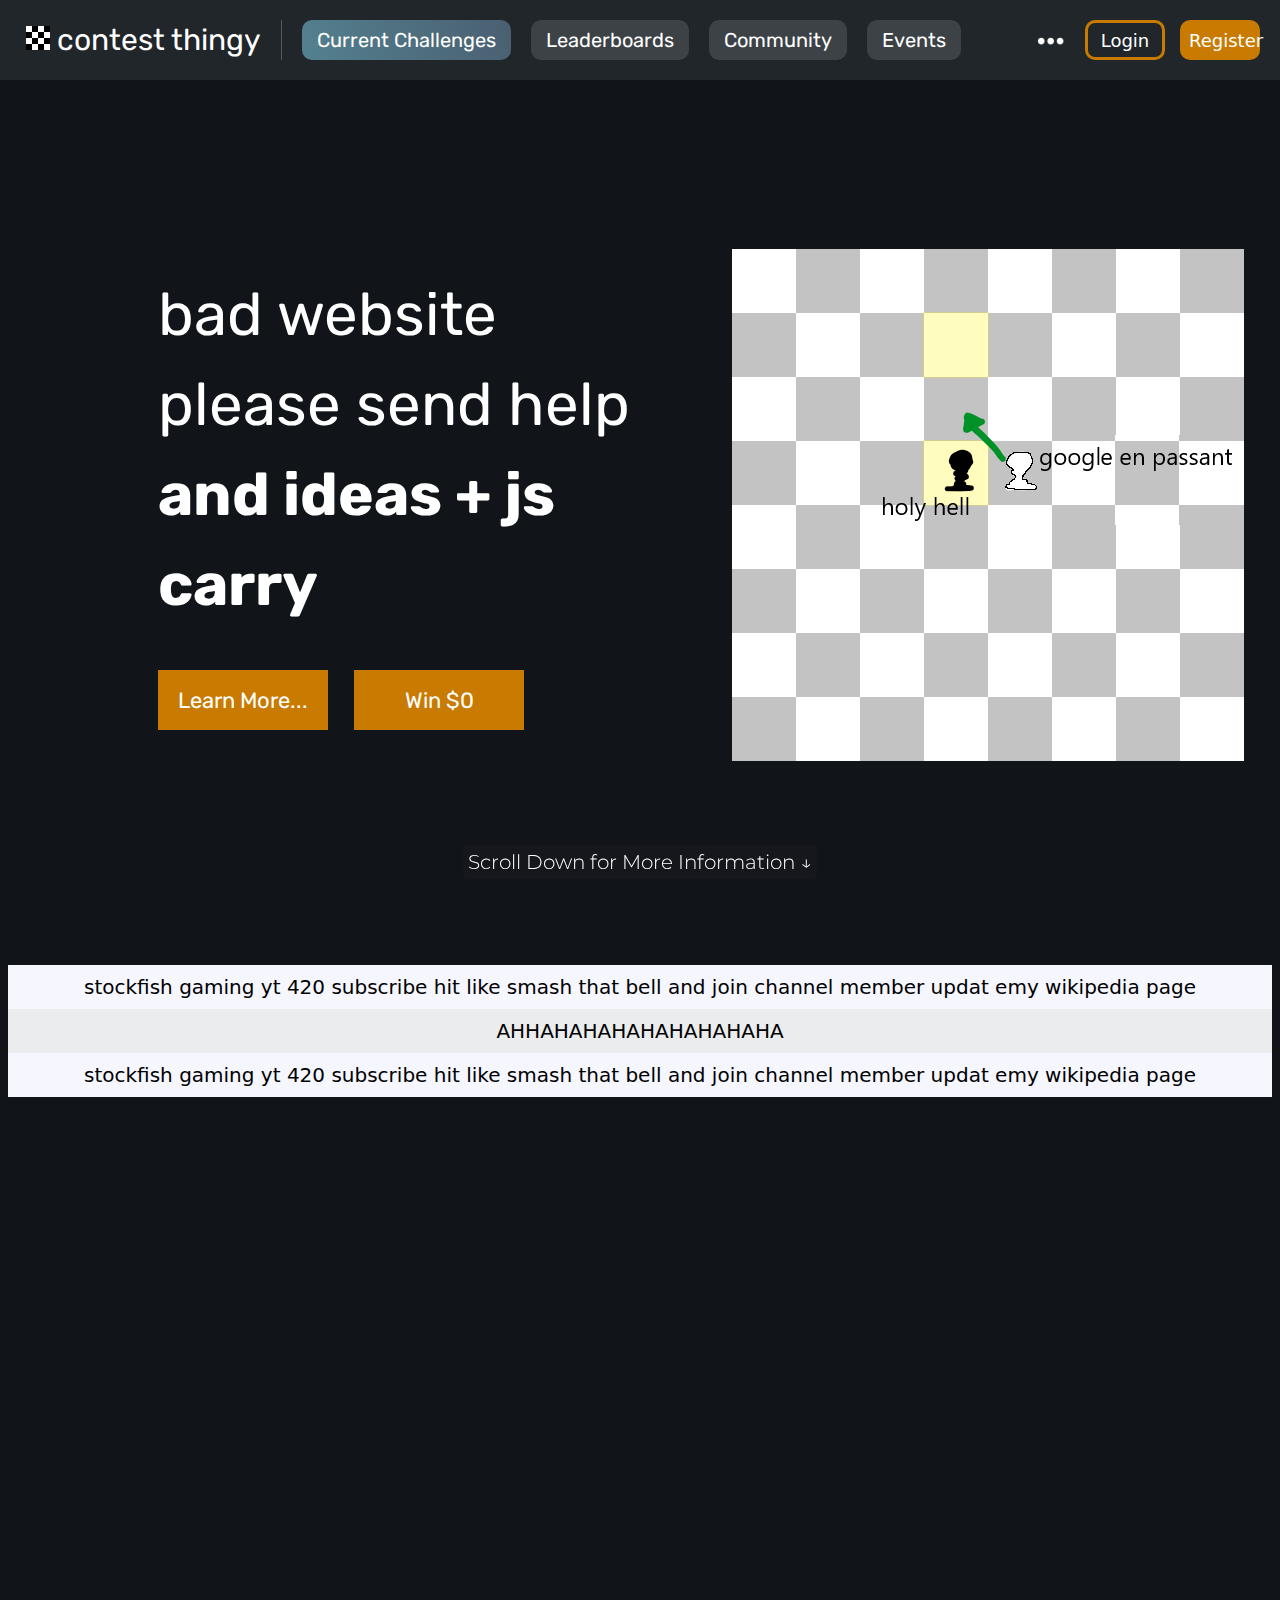
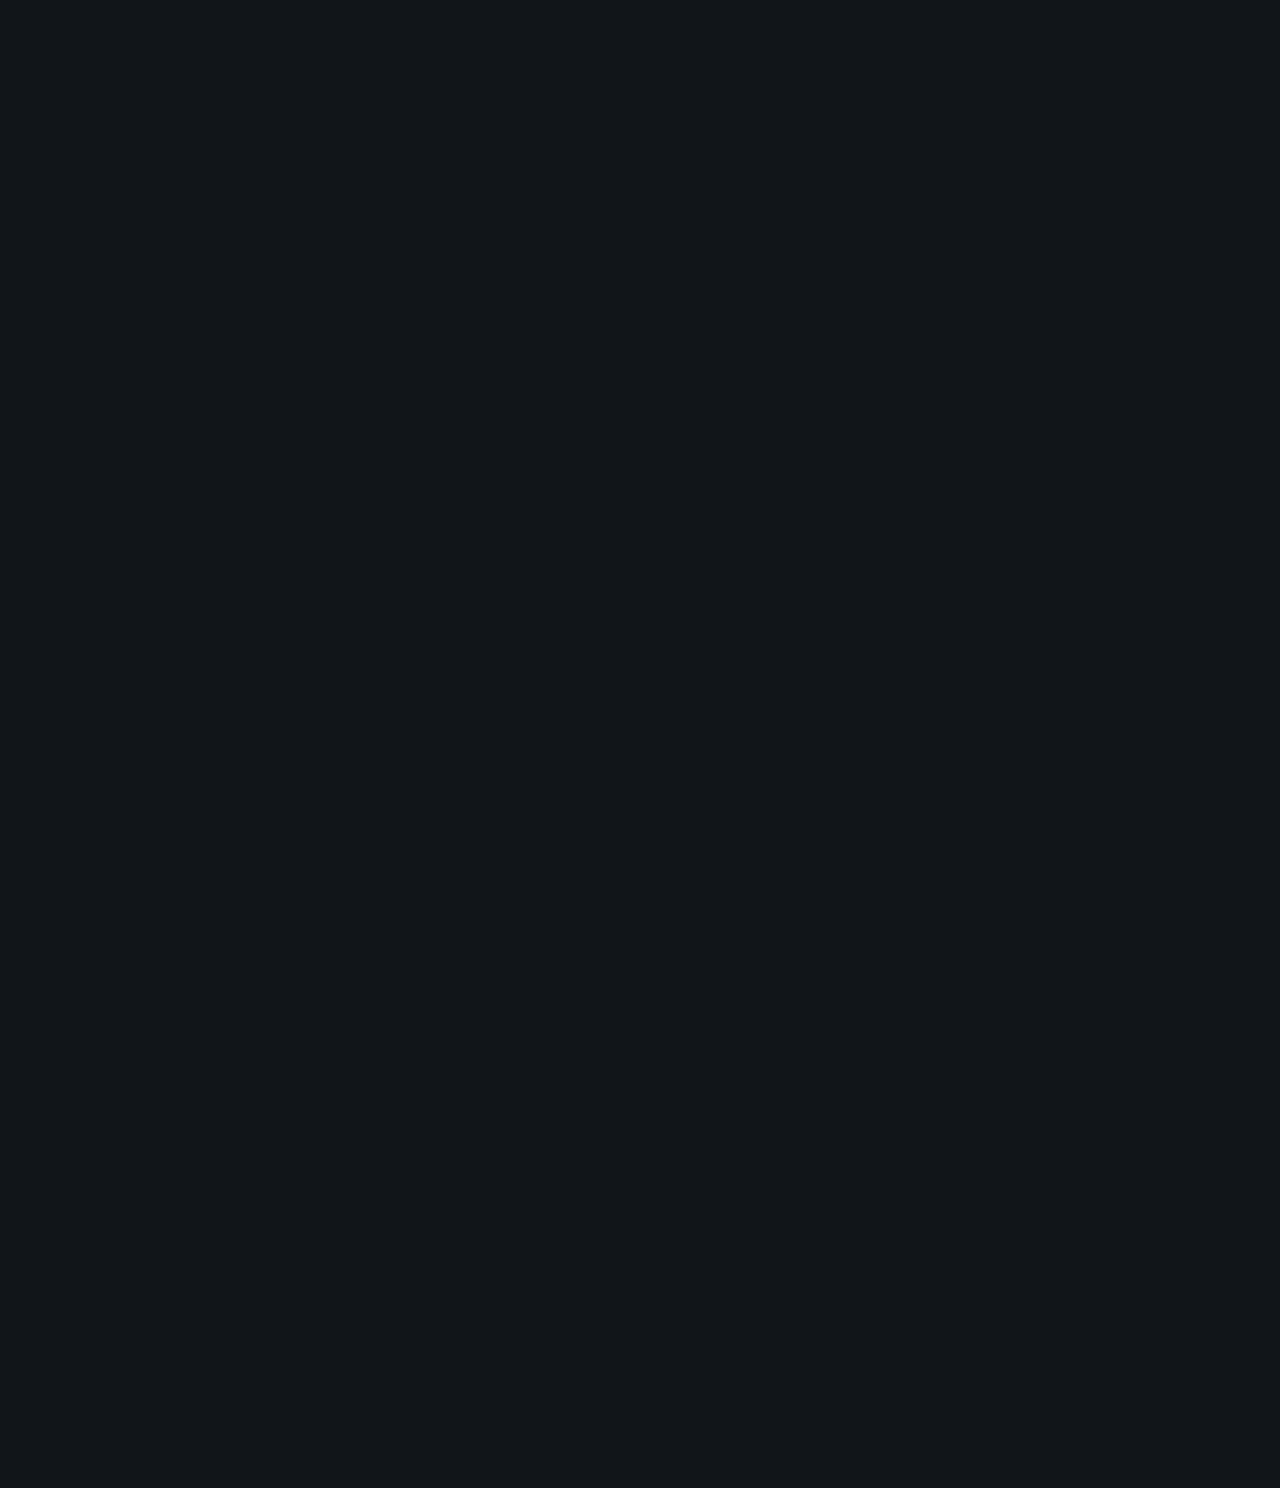
<file: src/web/main/index.html>
<!DOCTYPE html>
<html>
    <head>
        <link rel="icon" href="/resources/website-logo.png">
        <title>Game Engine Contest</title>
        <link rel="stylesheet" href="/src/web/styles/style1.css">
        <link rel="preconnect" href="https://fonts.googleapis.com">
        <link rel="preconnect" href="https://fonts.gstatic.com" crossorigin>
        <link href="https://fonts.googleapis.com/css2?family=Rubik:ital,wght@0,300;0,400;0,600;1,300;1,400&display=swap" rel="stylesheet">
        <link rel="preconnect" href="https://fonts.googleapis.com">
        <link rel="preconnect" href="https://fonts.gstatic.com" crossorigin>
        <link href="https://fonts.googleapis.com/css2?family=Montserrat:ital,wght@0,100;0,200;0,300;0,400;0,500;0,600;0,700;0,800;0,900;1,100;1,200;1,300;1,400;1,500;1,600;1,700;1,800;1,900&family=Roboto:wght@400;500;700&family=Rubik:ital,wght@0,300;0,400;0,600;1,300;1,400&display=swap" rel="stylesheet">
        <link rel="stylesheet" href="/src/web/styles/headerstyle1.css">
    </head>
        
    <body>
        <div class="header-bar">
            <div class="left-header">
                <button onclick="location.href = '/src/web/main/index.html'" class="logo-button">
                    <img src="/resources/website-logo.png" height="24px">
                    contest thingy
                </button>
                <button class="header-current-challenges-button">Current Challenges</button>
                <button onclick="location.href = '/src/web/leaderboards/leaderboard-bots.html'" class="header-button">Leaderboards</button>
                <button class="header-button">Community</button>
                <button class="header-button">Events</button>
            </div>
            <div class="right-header">
                <button class="icon-button">
                    <img src="/resources/icons/more_icon.png" height="8px">
                </button>
                <button class="button-outlined">Login</button>
                <button class="button-filled">Register</button>
            </div>
        </div>
        <div class="frontpage-container">
            <div class="frontpage-heading-container">
                <div>
                    <span class="frontpage-span-block">bad website</span>
                    <span class="frontpage-span-block">please send help</span>
                    <span class="frontpage-span-block" style="font-weight:700;">and ideas + js carry</span>
                </div>
                <div>
                    <button class="button-frontpage" onclick="document.getElementById('learnmore').scrollIntoView();">
                        Learn More...
                    </button>
                    <button class="button-frontpage">Win $0</button>
                </div>
            </div>
            <div class="frontpage-image-container">
                <img class="frontpage-image" src="/resources/images/frontpage-1.png">
            </div>
        </div>
        <div class="scroll-prompt-container">
            <span style="background-color: rgba(26, 26, 35, 0.444); border-radius: 4px; padding: 5px 5px 5px 5px;">Scroll Down for More Information &#8595</span>
        </div>
        <div id="learnmore" style="margin-bottom:85px;"></div>
        <div class="description-container-style1">
            stockfish gaming yt 420 subscribe hit like smash that bell and join channel member updat emy wikipedia page
        </div>
        <div class="description-container-style2">
            AHHAHAHAHAHAHAHAHAHA
        </div>
        <div class="description-container-style1">
            stockfish gaming yt 420 subscribe hit like smash that bell and join channel member updat emy wikipedia page
        </div>
        <script src="index.js"></script>
    </body>
</html>
</file>
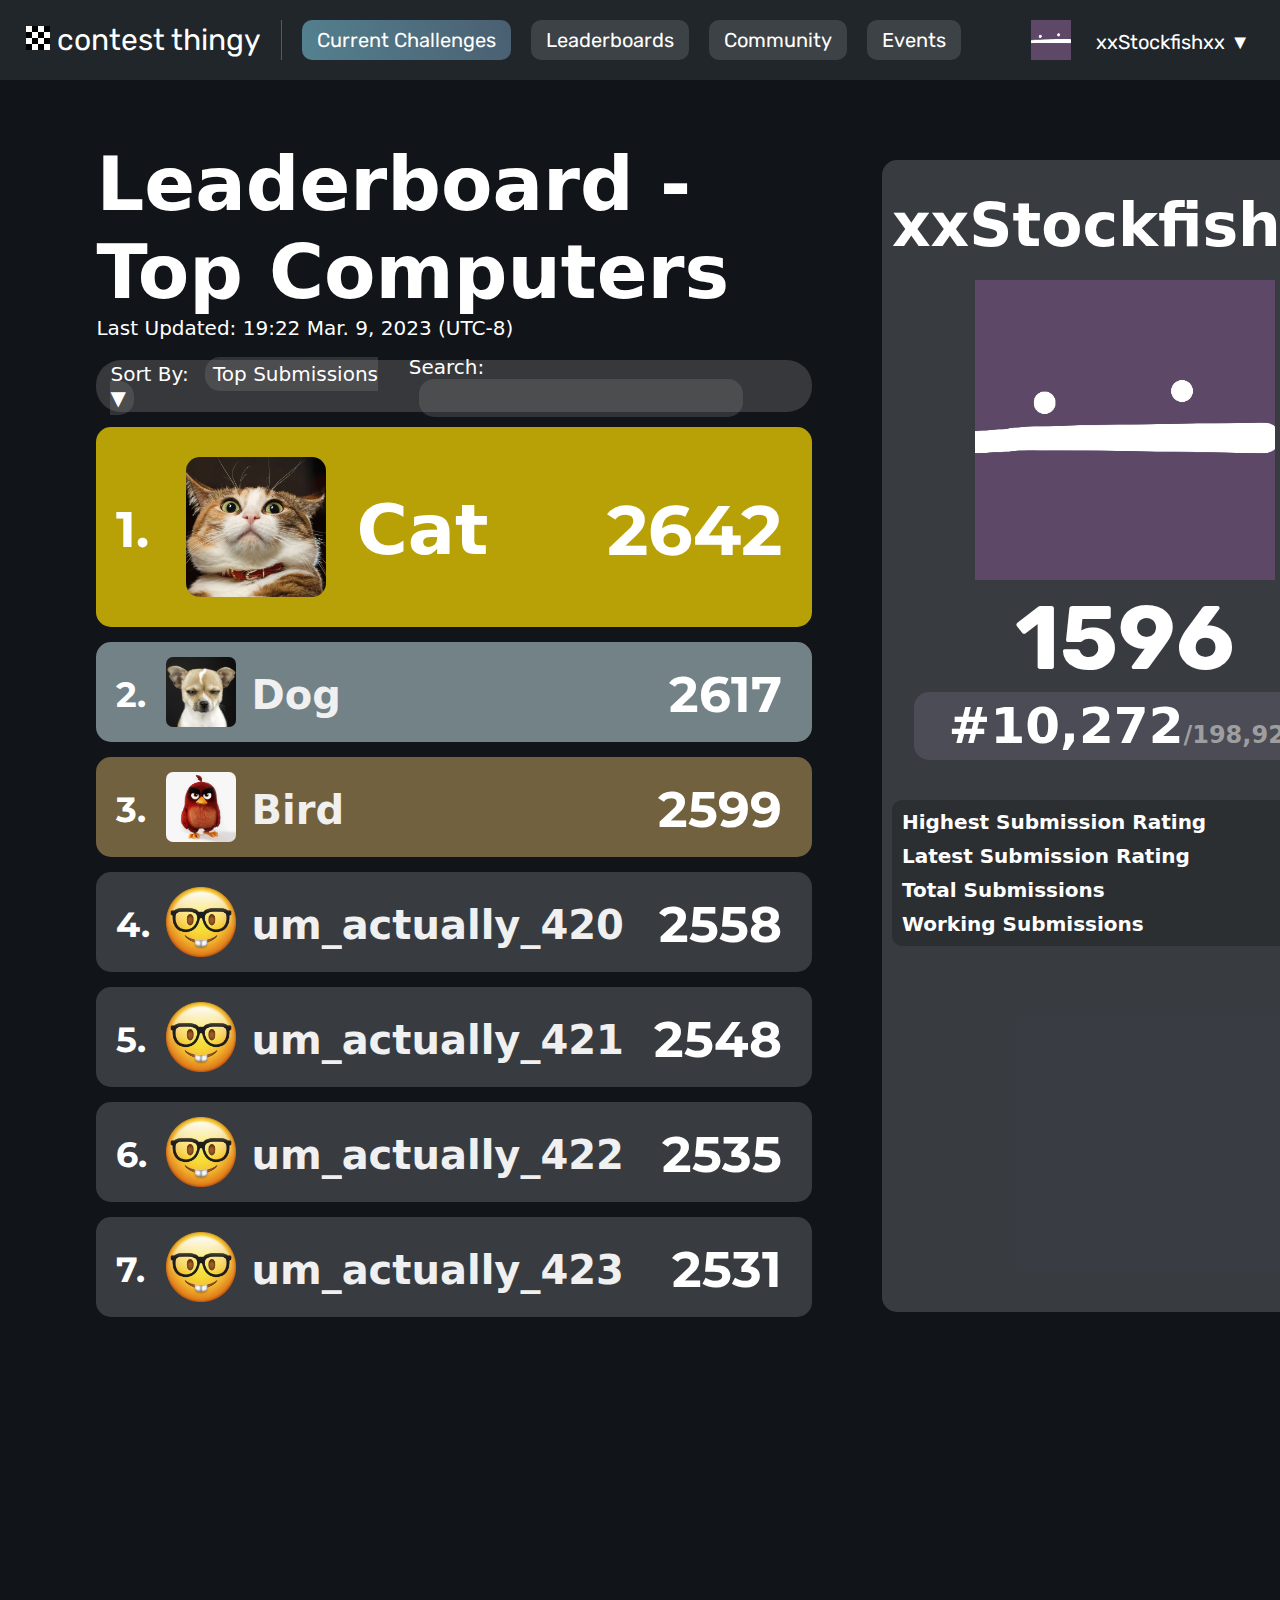
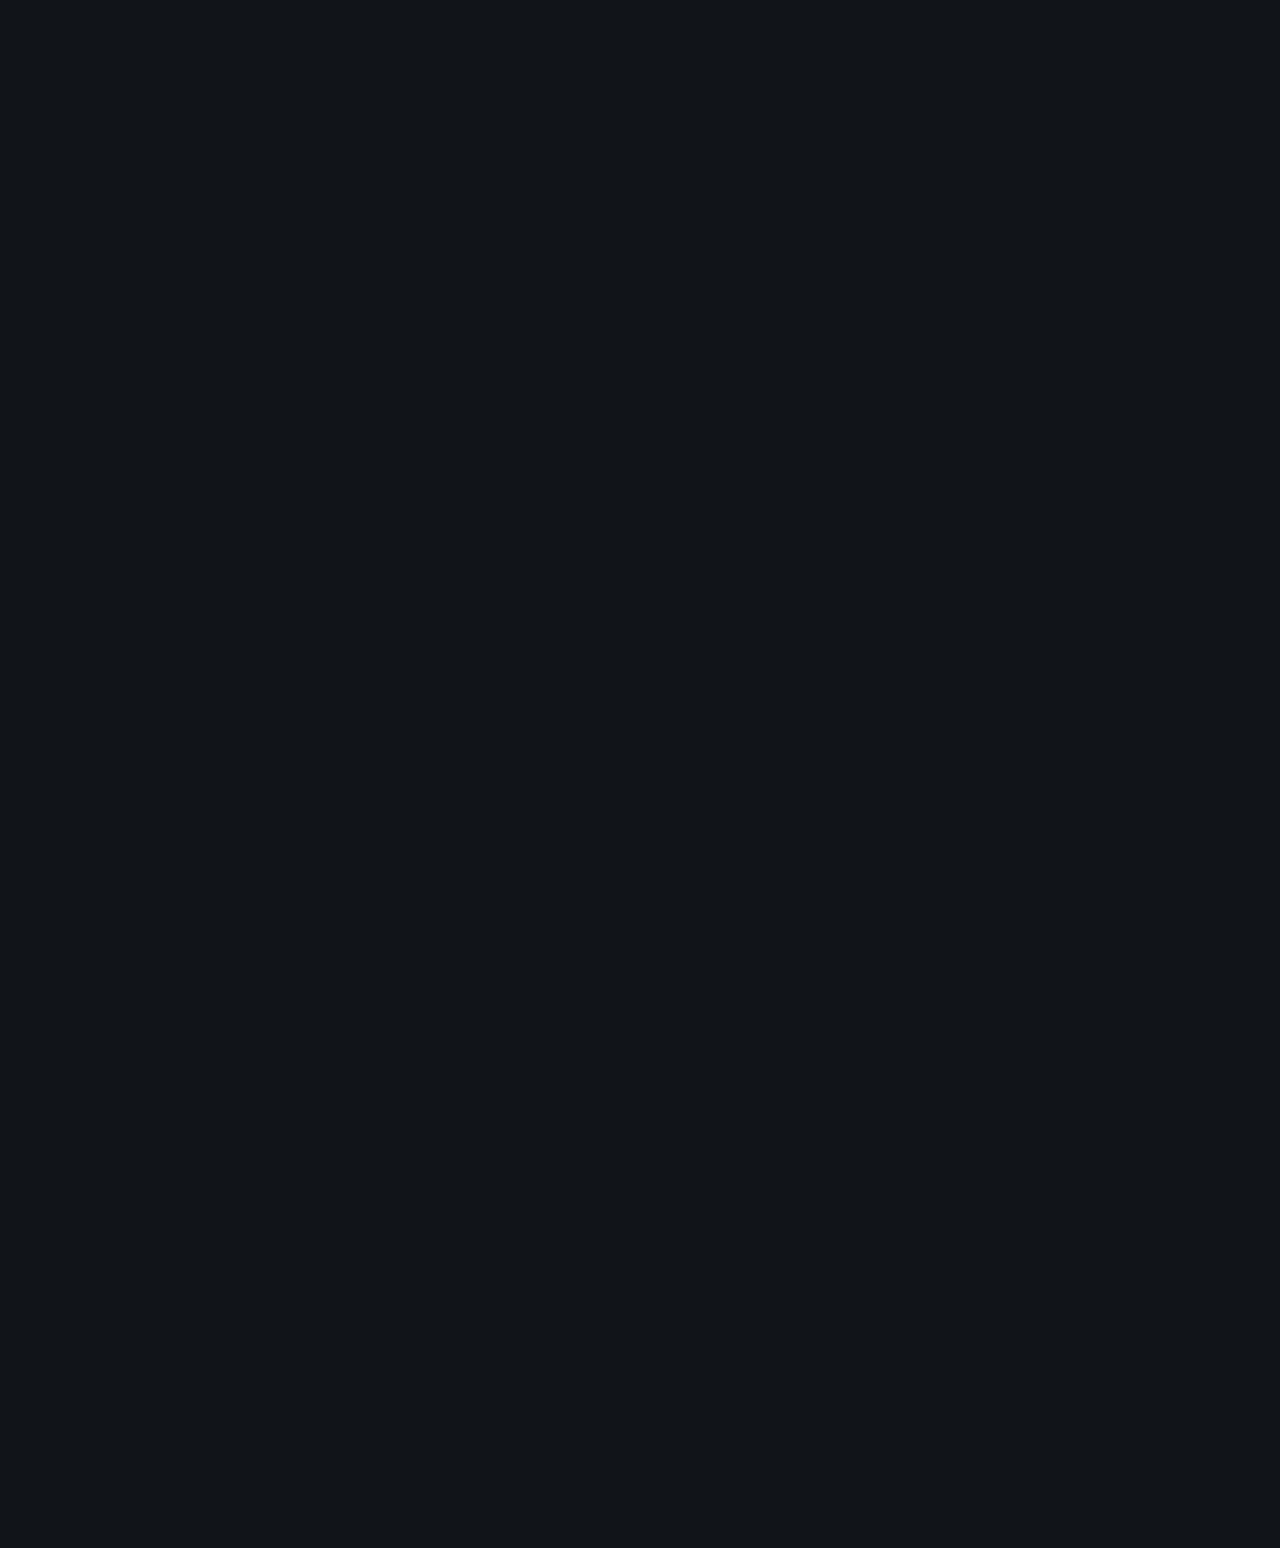
<file: src/web/leaderboards/leaderboard-bots.html>
<!DOCTYPE html>
<html>
    <head>
        <link rel="icon" href="/resources/website-logo.png">
        <title>Computer Leaderboards</title>
        <link rel="stylesheet" href="/src/web/styles/style1.css">
        <link rel="stylesheet" href="/src/web/styles/headerstyle1.css">
        <link rel="stylesheet" href="/src/web/styles/leaderboards.css">
        <link rel="preconnect" href="https://fonts.googleapis.com">
        <link rel="preconnect" href="https://fonts.gstatic.com" crossorigin>
        <link href="https://fonts.googleapis.com/css2?family=Rubik:ital,wght@0,300;0,400;0,600;1,300;1,400&display=swap" rel="stylesheet">
        <link rel="preconnect" href="https://fonts.googleapis.com">
        <link rel="preconnect" href="https://fonts.gstatic.com" crossorigin>
        <link href="https://fonts.googleapis.com/css2?family=Montserrat:ital,wght@0,100;0,200;0,300;0,400;0,500;0,600;0,700;0,800;0,900;1,100;1,200;1,300;1,400;1,500;1,600;1,700;1,800;1,900&family=Roboto:wght@400;500;700&family=Rubik:ital,wght@0,300;0,400;0,600;1,300;1,400&display=swap" rel="stylesheet">
    </head>
        
    <body>
        <div class="header-bar">
            <div class="left-header">
                <button class="logo-button">
                    <img src="/resources/website-logo.png" height="24px">
                    contest thingy
                </button>
                <button class="header-current-challenges-button">Current Challenges</button>
                <button class="header-button">Leaderboards</button>
                <button class="header-button">Community</button>
                <button class="header-button">Events</button>
            </div>
            <div class="right-header">
                <div style="margin:0; background-color:yellow">
                    <img src="/resources/icons/leaderboard-self.png" height="40px">
                </div>
                <div class="signed-in">
                    xxStockfishxx &#9660
                </div>
            </div>
        </div>
        <div class="main-container">
            <div class="leaderboard-container">
                <div class=leaderboard-header">
                    <span class="leaderboard-title">Leaderboard - Top Computers</span>
                    <span>Last Updated: 19:22 Mar. 9, 2023 (UTC-8)</span>
                </div>
                <div class="filters-container">
                    <div>
                        Sort By:
                        <div class="filter-selector">
                            Top Submissions &#9660
                        </div>
                    </div>
                    <div>
                        Search:
                        <input placeholder="" class="leaderboard-search-bar">
                    </div>
                </div>
                <div class="rankings-container">
                    <div class="first-place">
                        <div class="place-number-first">
                            1.
                        </div>
                        <div class="icon">
                            <img class="leaderboard-pfp-first" src="/resources/icons/leaderboard-cat.png">
                        </div>
                        <div class="ranking-text-container">
                            <div class="player-name-first">
                                Cat
                            </div>
                            <div class="player-options-info">
                            </div>
                            <div class="elo-display-first">2642</div>
                        </div>
                    </div>
                    <div style="background-color:rgba(157, 177, 182, 0.7)" class="ranking">
                        <div class="place-number">
                            2.
                        </div>
                        <div class="icon">
                            <img class="leaderboard-pfp-small" src="/resources/icons/leaderboard-dog.png">
                        </div>
                        <div class="ranking-text-container">
                            <div class="player-name">
                                Dog
                            </div>
                            <div class="player-options-info">
                            </div>
                            <div class="elo-display">2617</div>
                        </div>
                    </div>
                    <div style="background-color:rgba(155, 129, 79, 0.7)" class="ranking">
                        <div class="place-number">
                            3.
                        </div>
                        <div class="icon">
                            <img class="leaderboard-pfp-small" src="/resources/icons/leaderboard-bird.png">
                        </div>
                        <div class="ranking-text-container">
                            <div class="player-name">
                                Bird
                            </div>
                            <div class="player-options-info">
                            </div>
                            <div class="elo-display">2599</div>
                        </div>
                    </div>
                    <div class="ranking">
                        <div class="place-number">
                            4.
                        </div>
                        <div class="icon">
                            <img class="leaderboard-pfp-small" src="/resources/icons/leaderboard-nerd.png">
                        </div>
                        <div class="ranking-text-container">
                            <div class="player-name">
                                um_actually_420
                            </div>
                            <div class="player-options-info">
                            </div>
                            <div class="elo-display">2558</div>
                        </div>
                    </div>
                    <div class="ranking">
                        <div class="place-number">
                            5.
                        </div>
                        <div class="icon">
                            <img class="leaderboard-pfp-small" src="/resources/icons/leaderboard-nerd.png">
                        </div>
                        <div class="ranking-text-container">
                            <div class="player-name">
                                um_actually_421
                            </div>
                            <div class="player-options-info">
                            </div>
                            <div class="elo-display">2548</div>
                        </div>
                    </div>
                    <div class="ranking">
                        <div class="place-number">
                            6.
                        </div>
                        <div class="icon">
                            <img class="leaderboard-pfp-small" src="/resources/icons/leaderboard-nerd.png">
                        </div>
                        <div class="ranking-text-container">
                            <div class="player-name">
                                um_actually_422
                            </div>
                            <div class="player-options-info">
                            </div>
                            <div class="elo-display">2535</div>
                        </div>
                    </div>
                    <div class="ranking">
                        <div class="place-number">
                            7.
                        </div>
                        <div class="icon">
                            <img class="leaderboard-pfp-small" src="/resources/icons/leaderboard-nerd.png">
                        </div>
                        <div class="ranking-text-container">
                            <div class="player-name">
                                um_actually_423
                            </div>
                            <div class="player-options-info">
                            </div>
                            <div class="elo-display">2531</div>
                        </div>
                    </div>
                </div>
            </div>
            <div class="info-container">
                <span class="info-container-playername">xxStockfishxx</span>
                <div>
                    <img src="/resources/icons/leaderboard-self.png" height="300px">
                </div>
                <div class="self-current-highest-elo">
                    1596
                </div>
                <div class="info-container-playerposition"><span style="color:rgb(255, 255, 255)">#10,272</span><span style="font-size:24px">/198,926</span></div>
                <div class="account-leaderboard-info">
                    <div class="stat-labels">
                        <div>Highest Submission Rating</div>
                        <div>Latest Submission Rating</div>
                        <div>Total Submissions</div>
                        <div>Working Submissions</div>
                    </div>
                    <div class="stat-values">
                        <div>1596</div>
                        <div>1596</div>
                        <div>7</div>
                        <div>5</div>
                    </div>
                </div>
            </div>
        </div>
    </body>
</html>
</file>
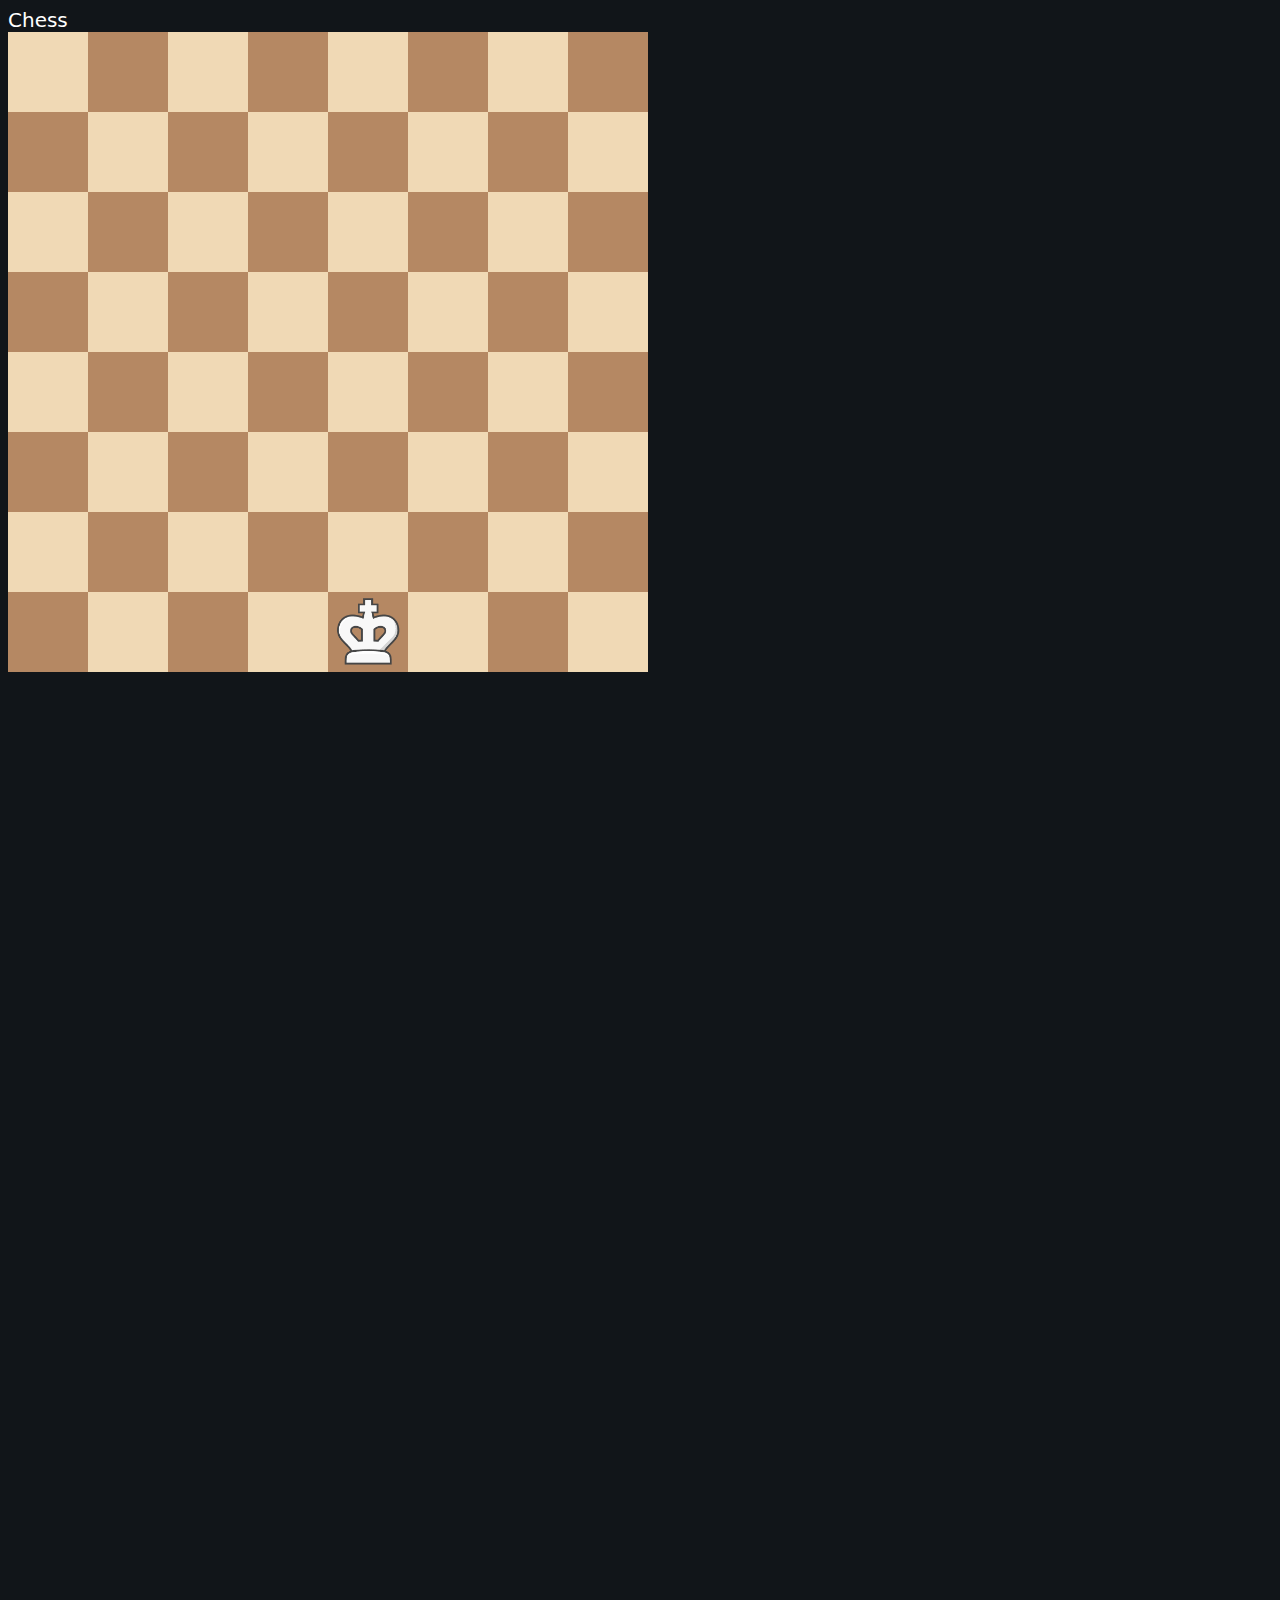
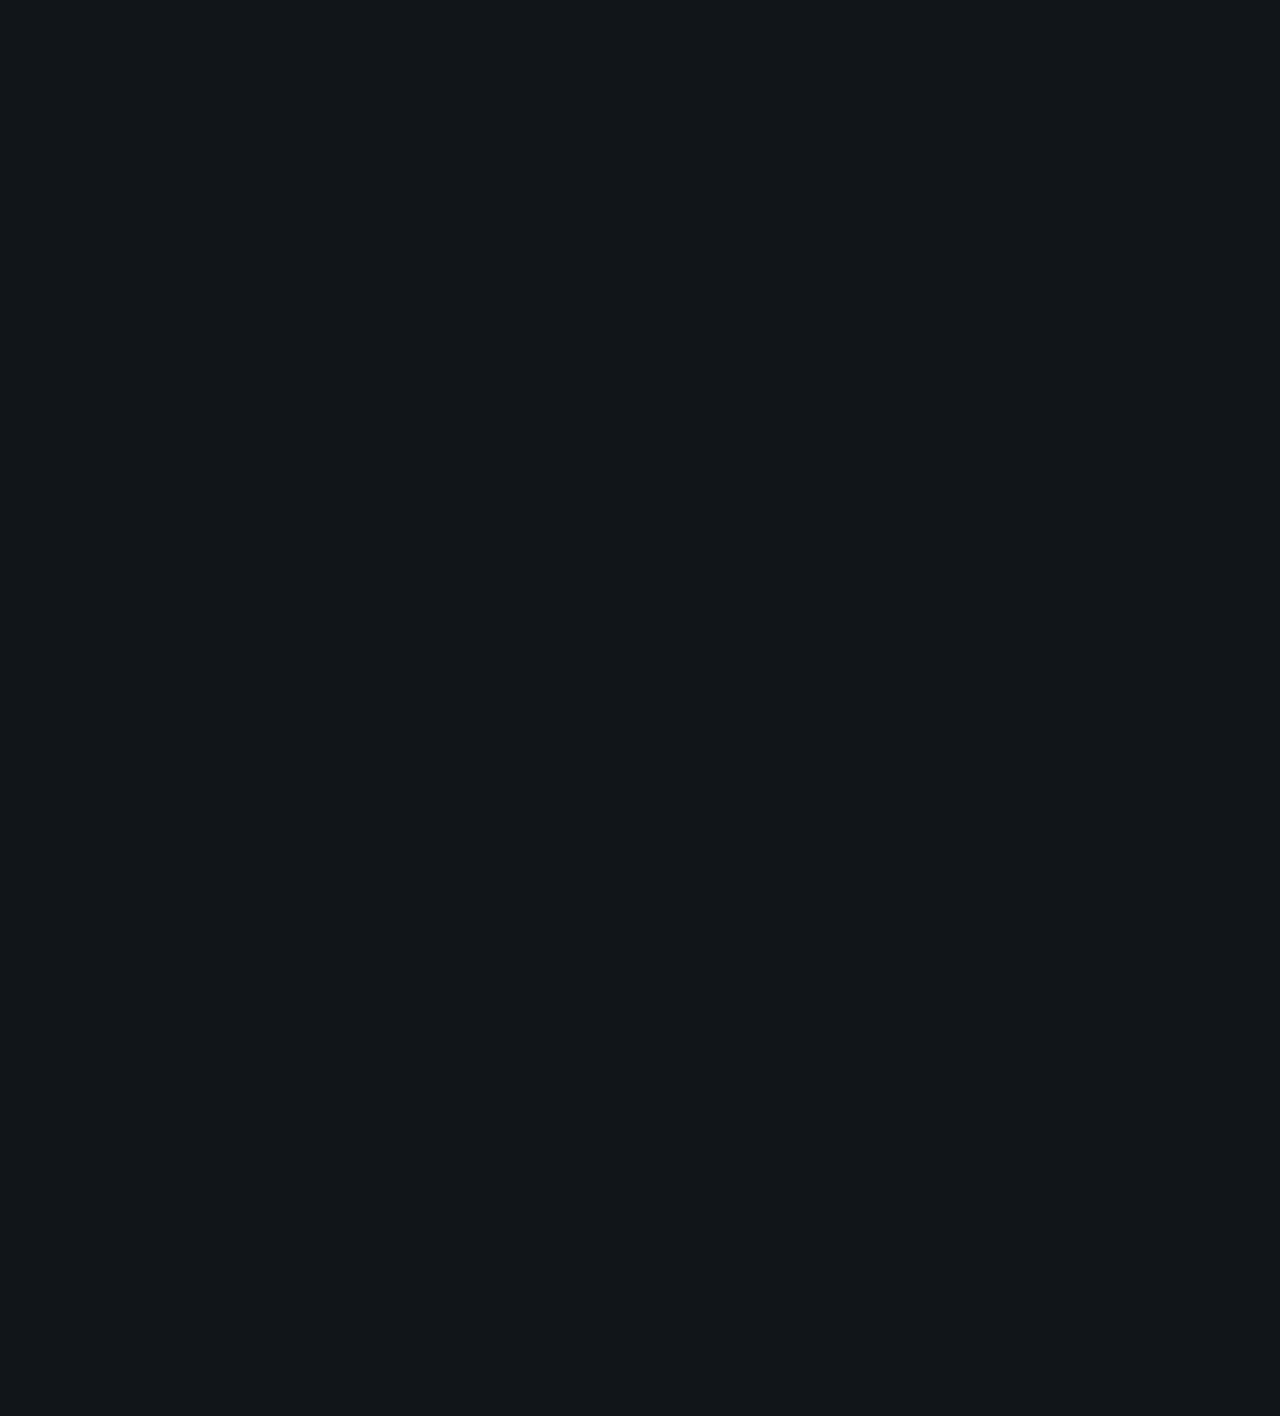
<file: src/web/gamepages/chess/gamepage-chess.html>
<!DOCTYPE html>
<html>
    <head>
        <link rel="icon" href="/resources/icons/white-pawn-neo.png">
        <title>GEC - Chess</title>
        <link rel="stylesheet" href="gamepage-chess-style1.css">
        <script>
            function allowDrop(even) {
                even.preventDefault();
                even.target.style.backgroundcolor = 'blue';
            }
         
            function drag(even) {
                even.dataTransfer.setData("text", even.target.id);
            }
         
            function drop(even) {
                even.preventDefault();
                var fetchData = even.dataTransfer.getData("img");
                even.target.appendChild(document.getElementById(fetchData));
                even.target.style.visibility = 'hidden';
            }
        </script>
    </head>
        
    <body>
        <div>
            Chess
        </div>

        <div class="game-container">
            <div class="board-container">
                <div class="board">
                    <div id="file-a" class="file">
                        <div id="a8" class="lightsquare"></div>
                        <div id="a7" class="darksquare"></div>
                        <div id="a6" class="lightsquare"></div>
                        <div id="a5" class="darksquare"></div>
                        <div id="a4" class="lightsquare"></div>
                        <div id="a3" class="darksquare"></div>
                        <div id="a2" class="lightsquare"></div>
                        <div id="a1" class="darksquare"></div>
                    </div>
                    <div id="file-b" class="file">
                        <div id="b8" class="darksquare"></div>
                        <div id="b7" class="lightsquare"></div>
                        <div id="b6" class="darksquare"></div>
                        <div id="b5" class="lightsquare"></div>
                        <div id="b4" class="darksquare"></div>
                        <div id="b3" class="lightsquare"></div>
                        <div id="b2" class="darksquare"></div>
                        <div id="b1" class="lightsquare"></div>
                    </div>
                    <div id="file-c" class="file">
                        <div id="c8" class="lightsquare"></div>
                        <div id="c7" class="darksquare"></div>
                        <div id="c6" class="lightsquare"></div>
                        <div id="c5" class="darksquare"></div>
                        <div id="c4" class="lightsquare"></div>
                        <div id="c3" class="darksquare"></div>
                        <div id="c2" class="lightsquare"></div>
                        <div id="c1" class="darksquare"></div>
                    </div>
                    <div id="file-d" class="file">
                        <div id="d8" class="darksquare"></div>
                        <div id="d7" class="lightsquare"></div>
                        <div id="d6" class="darksquare"></div>
                        <div id="d5" class="lightsquare"></div>
                        <div id="d4" class="darksquare"></div>
                        <div id="d3" class="lightsquare"></div>
                        <div id="d2" class="darksquare"></div>
                        <div id="d1" class="lightsquare"></div>
                    </div>
                    <div id="file-e" class="file">
                        <div id="e8" class="lightsquare"></div>
                        <div id="e7" class="darksquare"></div>
                        <div id="e6" class="lightsquare"></div>
                        <div id="e5" class="darksquare"></div>
                        <div id="e4" class="lightsquare"></div>
                        <div id="e3" class="darksquare"></div>
                        <div id="getData" class="lightsquare" ondrop="drop(event)" ondragover="allowDrop(event)"></div>
                        <div id="dragData" class="darksquare">
                            <img src="/resources/pieces/chess/wk.png" draggable="true" ondragstart="drag(event)">
                        </div>
                    </div>
                    <div id="file-f" class="file">
                        <div id="f8" class="darksquare"></div>
                        <div id="f7" class="lightsquare"></div>
                        <div id="f6" class="darksquare"></div>
                        <div id="f5" class="lightsquare"></div>
                        <div id="f4" class="darksquare"></div>
                        <div id="f3" class="lightsquare"></div>
                        <div id="f2" class="darksquare"></div>
                        <div id="f1" class="lightsquare"></div>
                    </div>
                    <div id="file-g" class="file">
                        <div id="g8" class="lightsquare"></div>
                        <div id="g7" class="darksquare"></div>
                        <div id="g6" class="lightsquare"></div>
                        <div id="g5" class="darksquare"></div>
                        <div id="g4" class="lightsquare"></div>
                        <div id="g3" class="darksquare"></div>
                        <div id="g2" class="lightsquare"></div>
                        <div id="g1" class="darksquare"></div>
                    </div>
                    <div id="file-h" class="file">
                        <div id="h8" class="darksquare"></div>
                        <div id="h7" class="lightsquare"></div>
                        <div id="h6" class="darksquare"></div>
                        <div id="h5" class="lightsquare"></div>
                        <div id="h4" class="darksquare"></div>
                        <div id="h3" class="lightsquare"></div>
                        <div id="h2" class="darksquare"></div>
                        <div id="h1" class="lightsquare"></div>
                    </div>
                </div>
            </div>
        </div>
    </body>
</html>
</file>
<file: src/web/styles/style1.css>
:root {
    --stylePrimaryColor1: rgb(200, 123, 0);
    --styleSecondaryColor1: rgb(235, 178, 21);
}

body {
    background-color:#111519;
    height:3000px;
}
div {
    font-family: system-ui, -apple-system, BlinkMacSystemFont, 'Segoe UI', Roboto, Oxygen, Ubuntu, Cantarell, 'Open Sans', 'Helvetica Neue', sans-serif;
    color:white;
    font-size:20px;
}

.button-outlined {
    vertical-align: center;
    background-color:transparent;
    width:80px;
    height:40px;
    border:3px solid var(--stylePrimaryColor1);
    color:white;
    font-family: system-ui, -apple-system, BlinkMacSystemFont, 'Segoe UI', Roboto, Oxygen, Ubuntu, Cantarell, 'Open Sans', 'Helvetica Neue', sans-serif;
    font-size:18px;
    border-radius:10px;
    transition:0.3s;
}

.button-filled {
    vertical-align: center;
    background-color:var(--stylePrimaryColor1);
    width:80px;
    height:40px;
    border:3px solid var(--stylePrimaryColor1);
    color:white;
    font-family: system-ui, -apple-system, BlinkMacSystemFont, 'Segoe UI', Roboto, Oxygen, Ubuntu, Cantarell, 'Open Sans', 'Helvetica Neue', sans-serif;
    font-size:18px;
    transform:1s;
    border-radius:10px;
    transition:0.3s;
}
.button-filled:hover {
    background-color:var(--styleSecondaryColor1);
    border:3px solid var(--styleSecondaryColor1);
    cursor:pointer;
}
.button-outlined:hover {
    background-color:var(--styleSecondaryColor1);
    border:3px solid var(--styleSecondaryColor1);
    cursor:pointer
}




.frontpage-container {
    display:grid;
    grid-template-columns: 0.55fr 0.45fr;
    margin-top:80px;
    height:800px;
}
.frontpage-heading-container {
    display:flex;
    flex-direction: column;
    
    padding-top:190px;
    padding-bottom:200px;
    padding-left:150px;
}
.frontpage-image-container {
    position:relative;
    display:flex;
    vertical-align: center;
    align-items: center;
}
.frontpage-image {
    margin-left:auto;
    margin-right:auto;
}

.frontpage-span-block {
    display:block;
    font-family:Rubik;
    color:white;
    font-size:60px;
    line-height:90px;
}
.button-frontpage {
    margin-top:40px;
    margin-right:20px;
    background-color:var(--stylePrimaryColor1);
    width:170px;
    height:60px;
    border:3px solid var(--stylePrimaryColor1);
    color:white;
    font-family:Rubik;
    font-size:22px;
    transition:0.3s;
}
.button-frontpage:hover {
    background-color:var(--styleSecondaryColor1);
    border:3px solid var(--styleSecondaryColor1);
    cursor:pointer
}



.description-container-style1 {
    display:flex;
    justify-content: center;
    align-items: center;
    vertical-align: center;
    background-color: rgb(246, 246, 255);
    color:black;
    height:auto;
    padding: 10px 10px 10px 10px;
}
.description-container-style2 {
    display:flex;
    justify-content: center;
    align-items: center;
    vertical-align: center;
    background-color: rgb(235, 236, 238);
    color:black;
    height:auto;
    padding: 10px 10px 10px 10px;
}


.scroll-prompt-container {
    font-family:Montserrat;
    font-size:20px;
    position:fixed;
    left:0; right:0;
    font-weight:300;
    bottom:0;
    height:50px;
    text-align: center;
    z-index: 50;
}
.learnmore-anchor {
    padding-bottom:80px;
}
</file>
<file: src/web/styles/headerstyle1.css>
.header-bar {
    display:flex;
    top:0;
    left:0;
    right:0;
    height:80px;
    justify-content: space-between;
    border-width: 0;
    position:fixed;
    flex-direction: row;
    z-index:100;
    align-items: center;

    background-color:rgb(33, 38, 42);
}

.icon-button {
    background-color: transparent;
    border:none;
}

.left-header {
    margin-left:20px;
    display:flex;
    width:auto;
    height:40px;
    font-size:36px;
}
.logo-button {
    padding-right:20px;
    background-color:transparent;
    color:white;
    font-family:Rubik;
    font-size:30px;
    cursor:pointer;
    border-left:0; border-top:0; border-bottom:0;
    border-right:1px;
    border-style:solid;
    border-color:rgba(138, 150, 165, 0.476);
}
.header-current-challenges-button {
    padding-left:15px; padding-right:15px;
    margin-left:20px;
    color:white;
    font-family:Rubik;
    font-size:20px;
    border:none;
    cursor:pointer;
    background-image:linear-gradient(72deg, rgba(39, 97, 116, 0.777), rgba(10, 40, 64, 0.721));
    border-radius: 10px;
    transition:0.5s;
}
.header-current-challenges-button:hover {
    cursor:pointer;
    background-color: rgba(235, 235, 235, 0.355);
}
.header-button {
    padding-left:15px; padding-right:15px;
    margin-left:20px;
    color:white;
    font-family:Rubik;
    font-size:20px;
    border:none;
    cursor:pointer;
    background-color: rgba(73, 79, 83, 0.682);
    border-radius: 10px;
    transition:0.5s;
}
.header-button:hover {
    cursor:pointer;
    background-color: rgba(95, 107, 117, 0.749);
    border-radius: 10px;
}

.right-header {
    margin-right:20px;
    display:flex;
    flex-direction: row;
    column-gap:15px;
    width:auto;
    height:40px;
    vertical-align: center;
    justify-content: space-between;
}
.signed-in {
    font-size:20px;
    font-family: Rubik;
    cursor:pointer;
    transition: 0.3s;
    border-radius:15px;
    padding:10px;
    margin:0;
}
.signed-in:hover {
    background-color: rgba(157, 160, 167, 0.342);
}
</file>
<file: src/web/styles/leaderboards.css>
.main-container {
    margin-top:140px;
    margin-left:7%; margin-right:7%;
    display:grid;
    grid-template-columns: 0.7fr 0.3fr;
    column-gap: 50px;
}

.leaderboard-header {
    height:auto;
}
.leaderboard-title {
    font-size: 75px;
    font-weight: 700;
    display:block;
    padding-bottom: 0;
}
.filters-container {
    background-color: rgba(142, 142, 142, 0.295);
    display:flex;
    height:32px;
    align-items: center;
    column-gap: 20px;
    vertical-align: center;
    margin-top:20px; margin-bottom:10px;
    padding:10px 14px 10px 14px;
    width:fit-content;
    border-radius: 25px;
    font-size:32px;
    font-family:Rubik;
    color:rgb(221, 221, 221);
}
.filter-selector {
    display: inline;
    background-color: rgba(133, 133, 133, 0.277);
    margin-left:10px;
    padding:5px 8px 5px 8px;
    font-size:20px;
    border-radius: 15px;
    transition:0.3s;
}
.filter-selector:hover {
    background-color: rgba(216, 216, 216, 0.378);
    cursor:pointer;
}
.leaderboard-search-bar {
    background-color: rgba(133, 133, 133, 0.277);
    margin-left:10px;
    border:none;
    font-size:20px;
    height:36px;
    width:320px;
    border-radius: 15px;
    transition:0.3s;
}
.leaderboard-search-bar:hover {
    background-color: rgba(216, 216, 216, 0.378);
    cursor:pointer;
}



.rankings-container {
    margin-top:15px;
    display:grid;
    grid-template-columns: auto;
}

.first-place {
    background-color: rgba(255, 221, 0, 0.7);
    height:200px;
    border-radius: 15px;
    margin-bottom:15px;
    display:grid;
    grid-template-columns: 60px 200px 1fr;
}
.place-number-first {
    border:none;
    font-size: 50px;
    font-family: Montserrat;
    font-weight: 700;
    display: flex;
    align-items: center;
    padding-left:20px;
}
.leaderboard-pfp-first {
    height:140px;
    margin:30px;
    border-radius:10%;
}
.leaderboard-pfp-small {
    height:70px;
    margin:15px;
    border-radius:10%;
}
.ranking-text-container {
    display:flex;
    justify-content: space-between;
}
.player-name-first {
    display: flex;
    align-items: center;
    font-size: 70px;
    font-weight:700;
    padding-right:30px;
}
.player-options-info {
    width:100%;
}
.challenge-button {
    padding:20px;
    background-color: orange;
    border-radius: 5px;
    border:none;
}
.elo-display-first {
    display: flex;
    align-items: center;
    font-family: Montserrat;
    padding-right:30px;
    font-size:70px;
    font-weight:700;
}

.ranking {
    background-color: rgba(138, 139, 148, 0.33);
    height:100px;
    border-radius: 15px;
    margin-bottom:15px;
    display:grid;
    grid-template-columns: 55px 100px 1fr;
}
.place-number {
    border:none;
    font-size: 35px;
    font-family: Montserrat;
    font-weight: 700;
    display: flex;
    align-items: center;
    padding-left:20px;
}
.player-name {
    display: flex;
    align-items: center;
    font-size: 40px;
    color:rgb(240, 240, 240);
    font-weight:600;
    padding-right:30px;
}
.elo-display {
    display: flex;
    align-items: center;
    font-family: Montserrat;
    padding-right:30px;
    font-size:50px;
    font-weight:700;
}




.info-container {
    margin: 20px;
    border-radius: 15px;
    background-color: rgba(138, 139, 148, 0.33);
    padding:10px;
    display:flex;
    flex-direction: column;
    align-items: center;
}
.info-container-playername {
    font-size:60px;
    font-weight:700;
    margin-top:20px;
    margin-bottom:20px;
}
.info-container-playerposition {
    text-align: center;
    font-size:50px;
    font-weight:700;
    margin-bottom:20px;
    padding:5px 35px 5px 35px;
    border-radius: 15px;
    background-color: rgba(140, 133, 152, 0.228);
    color:rgb(158, 158, 158);
}
.self-current-highest-elo {
    font-size:90px;
    font-family: Rubik;
    font-weight:700;
}
.account-leaderboard-info {
    margin-top:20px;
    display:grid;
    grid-template-columns: 5fr 1fr;
    width:100%;
    background-color: rgba(25, 25, 26, 0.362);
    border-radius: 10px;
}
.stat-labels {
    display:flex;
    flex-direction: column;
    row-gap:10px;
    font-family: Rubik;
    font-weight:700;
    padding:10px;
}
.stat-values {
    display:flex;
    flex-direction: column;
    row-gap:10px;
    text-align: right;
    font-family: Rubik;
    font-weight:400;
    padding:10px;
}
</file>
<file: src/web/gamepages/chess/gamepage-chess-style1.css>
:root {
    --stylePrimaryColor1: rgb(200, 123, 0);
    --styleSecondaryColor1: rgb(235, 178, 21);
}

body {
    background-color:#111519;
    height:3000px;
}
div {
    font-family: system-ui, -apple-system, BlinkMacSystemFont, 'Segoe UI', Roboto, Oxygen, Ubuntu, Cantarell, 'Open Sans', 'Helvetica Neue', sans-serif;
    color:white;
    font-size:20px;
}
img {
    height:80px; width:80px;
}

.board {
    height:640px; width:640px;
    display:grid;
    grid-template-columns: 1fr 1fr 1fr 1fr 1fr 1fr 1fr 1fr;
}

.file1 {
    display:grid;
    grid-template-rows:1fr 1fr 1fr 1fr 1fr 1fr 1fr 1fr;
}

.file2 {
    display:grid;
    grid-template-rows:1fr 1fr 1fr 1fr 1fr 1fr 1fr 1fr;
}

.darksquare {
    height:80px; width:80px;
    background-color: #B58863;
}
.lightsquare{
    height:80px; width:80px;
    background-color: #F0D9B5;
}
</file>
